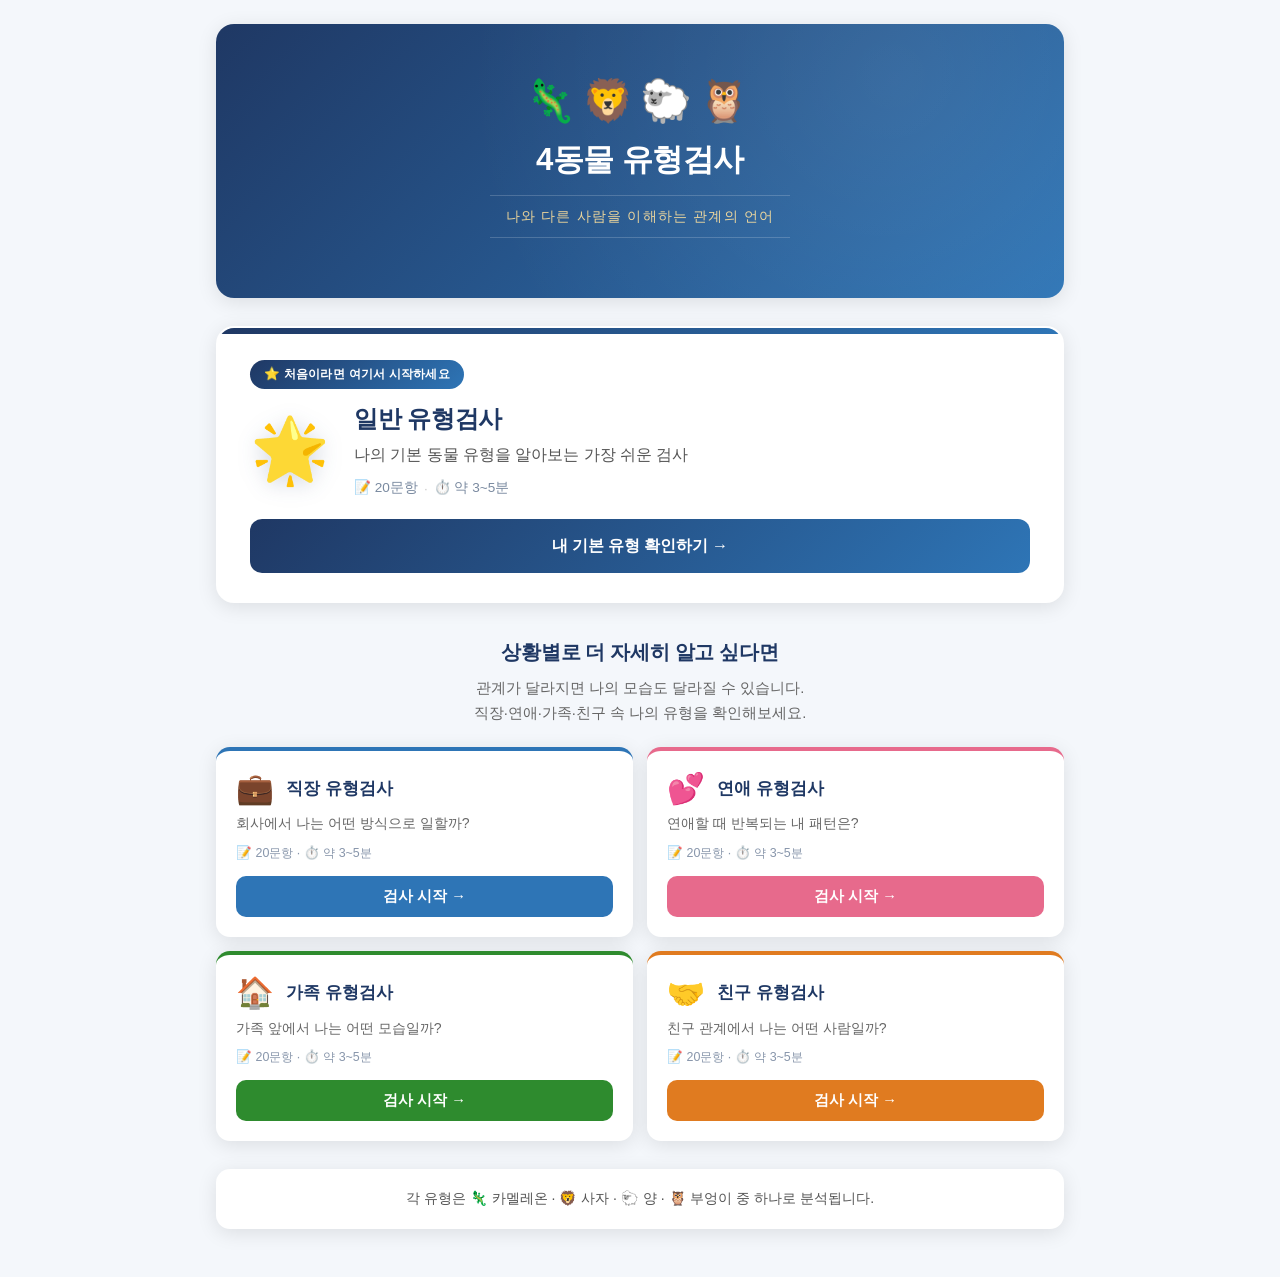
<file: index.html>
<!DOCTYPE html>
<html lang="ko">
<head>
<meta charset="UTF-8">
<meta name="viewport" content="width=device-width, initial-scale=1.0">
<meta name="description" content="20개 질문으로 알아보는 나의 동물 유형. 카멜레온/사자/양/부엉이 — 일반·직장·연인·가족·친구 5가지 상황별 검사.">
<meta property="og:type" content="website">
<meta property="og:title" content="4동물 유형검사 — 나는 어떤 동물일까?">
<meta property="og:description" content="20개 질문으로 알아보는 나의 동물 유형. 일상·직장·연인·가족·친구 5가지 상황별로 다른 나를 발견해보세요.">
<meta property="og:image" content="https://4animal.kr/og-image.png">
<meta property="og:image:width" content="1200">
<meta property="og:image:height" content="630">
<meta property="og:image:type" content="image/png">
<meta property="og:image:alt" content="4동물 유형검사 — 5가지 상황별 동물 성격 검사">
<meta property="og:locale" content="ko_KR">
<meta property="og:site_name" content="4동물 유형검사">
<meta property="og:url" content="https://4animal.kr/">
<meta name="twitter:card" content="summary_large_image">
<meta name="twitter:title" content="4동물 유형검사 — 나는 어떤 동물일까?">
<meta name="twitter:description" content="20개 질문으로 알아보는 나의 동물 유형.">
<meta name="twitter:image" content="https://4animal.kr/og-image.png">
<meta name="twitter:image:alt" content="4동물 유형검사 — 5가지 상황별 동물 성격 검사">
<link rel="icon" href='data:image/svg+xml,<svg xmlns=%22http://www.w3.org/2000/svg%22 viewBox=%220 0 100 100%22><text y=%22.9em%22 font-size=%2290%22>🦁</text></svg>'>
<title>4동물 유형검사</title>
<style>
  :root {
    --primary: #1F3864;
    --primary-mid: #2E75B6;
    --radius: 14px;
    --radius-lg: 18px;
    --shadow: 0 4px 20px rgba(0,0,0,0.10);
    --shadow-hover: 0 10px 32px rgba(31,56,100,0.18);
    --c-work: #2E75B6;
    --c-love: #E76A8C;
    --c-family: #2E8B2E;
    --c-friend: #E07B20;
  }
  * { box-sizing: border-box; margin: 0; padding: 0; }
  body {
    font-family: 'Noto Sans KR', 'Apple SD Gothic Neo', sans-serif;
    background: #F4F7FB;
    color: #333;
    min-height: 100vh;
    -webkit-font-smoothing: antialiased;
  }
  .wrapper {
    max-width: 880px;
    margin: 0 auto;
    padding: 24px 16px 48px;
  }

  /* ===== Hero ===== */
  .hero {
    background: linear-gradient(135deg, #1F3864 0%, #2E75B6 100%);
    border-radius: var(--radius-lg);
    box-shadow: var(--shadow);
    padding: 52px 32px 44px;
    text-align: center;
    margin-bottom: 28px;
    position: relative;
    overflow: hidden;
  }
  .hero::before {
    content: '';
    position: absolute;
    inset: 0;
    background: radial-gradient(circle at 80% 20%, rgba(255,255,255,0.08), transparent 60%);
    pointer-events: none;
  }
  .hero .animals {
    font-size: 2.6rem;
    letter-spacing: 6px;
    margin-bottom: 14px;
  }
  .hero h1 {
    color: white;
    font-size: 1.95rem;
    font-weight: 700;
    line-height: 1.35;
    margin-bottom: 10px;
    letter-spacing: -0.5px;
  }
  .hero .lead {
    color: #DCE7F5;
    font-size: 1.05rem;
    font-weight: 500;
    margin-bottom: 12px;
  }
  .hero .desc {
    color: #A7BFDB;
    font-size: 0.92rem;
    line-height: 1.6;
  }
  .hero .slogan {
    color: rgba(255, 225, 155, 0.90);
    font-size: 0.88rem;
    font-weight: 500;
    letter-spacing: 1.2px;
    margin: 14px auto 16px;
    padding: 11px 0;
    border-top: 1px solid rgba(255,255,255,0.18);
    border-bottom: 1px solid rgba(255,255,255,0.18);
    max-width: 300px;
  }

  /* ===== 일반 검사 — 대표 카드 ===== */
  .general-card {
    display: block;
    background: white;
    border-radius: var(--radius-lg);
    box-shadow: var(--shadow);
    padding: 32px 32px 28px;
    margin-bottom: 36px;
    text-decoration: none;
    color: inherit;
    position: relative;
    border: 2px solid transparent;
    transition: transform 0.18s, box-shadow 0.18s, border-color 0.18s;
    overflow: hidden;
  }
  .general-card::before {
    content: '';
    position: absolute;
    top: 0; left: 0; right: 0;
    height: 6px;
    background: linear-gradient(90deg, #1F3864, #2E75B6);
  }
  .general-card:hover {
    transform: translateY(-4px);
    box-shadow: var(--shadow-hover);
    border-color: #C9D6E8;
  }
  .general-badge {
    display: inline-flex;
    align-items: center;
    gap: 6px;
    background: linear-gradient(135deg, #1F3864, #2E75B6);
    color: white;
    font-size: 0.78rem;
    font-weight: 700;
    padding: 6px 14px;
    border-radius: 100px;
    margin-bottom: 14px;
    letter-spacing: 0.2px;
  }
  .general-row {
    display: flex;
    align-items: center;
    gap: 24px;
  }
  .general-emoji {
    font-size: 4rem;
    flex-shrink: 0;
    line-height: 1;
    filter: drop-shadow(0 4px 10px rgba(31,56,100,0.18));
  }
  .general-info { flex: 1; min-width: 0; }
  .general-title {
    font-size: 1.5rem;
    font-weight: 700;
    color: #1F3864;
    margin-bottom: 8px;
    letter-spacing: -0.4px;
  }
  .general-desc {
    font-size: 0.98rem;
    color: #555;
    line-height: 1.55;
    margin-bottom: 12px;
  }
  .general-meta {
    font-size: 0.85rem;
    color: #7A8AA0;
    font-weight: 500;
    display: flex;
    align-items: center;
    gap: 6px;
    flex-wrap: wrap;
  }
  .general-meta .dot { color: #CCC; }
  .general-btn {
    margin-top: 22px;
    display: block;
    width: 100%;
    background: linear-gradient(135deg, #1F3864, #2E75B6);
    color: white;
    border: none;
    border-radius: 12px;
    padding: 16px;
    font-size: 1.02rem;
    font-weight: 700;
    text-align: center;
    pointer-events: none;
    letter-spacing: -0.2px;
  }

  /* ===== 상황별 섹션 ===== */
  .sit-section {
    margin-bottom: 28px;
  }
  .sit-section-head {
    text-align: center;
    margin-bottom: 22px;
    padding: 0 8px;
  }
  .sit-section-title {
    font-size: 1.25rem;
    font-weight: 700;
    color: #1F3864;
    margin-bottom: 10px;
    letter-spacing: -0.3px;
  }
  .sit-section-desc {
    font-size: 0.92rem;
    color: #666;
    line-height: 1.65;
  }
  .sit-grid {
    display: grid;
    grid-template-columns: repeat(2, 1fr);
    gap: 14px;
  }
  .sit-card {
    background: white;
    border-radius: var(--radius);
    box-shadow: var(--shadow);
    padding: 22px 20px 20px;
    text-decoration: none;
    color: inherit;
    display: flex;
    flex-direction: column;
    position: relative;
    border-top: 4px solid var(--accent);
    transition: transform 0.15s, box-shadow 0.15s;
  }
  .sit-card:hover {
    transform: translateY(-3px);
    box-shadow: var(--shadow-hover);
  }
  .sit-card-head {
    display: flex;
    align-items: center;
    gap: 12px;
    margin-bottom: 10px;
  }
  .sit-emoji {
    font-size: 1.9rem;
    line-height: 1;
  }
  .sit-name {
    font-size: 1.05rem;
    font-weight: 700;
    color: #1F3864;
  }
  .sit-desc {
    font-size: 0.88rem;
    color: #666;
    line-height: 1.55;
    margin-bottom: 10px;
    flex: 1;
  }
  .sit-meta {
    font-size: 0.78rem;
    color: #8896AB;
    font-weight: 500;
    margin-bottom: 14px;
  }
  .sit-btn {
    background: var(--accent);
    color: white;
    border-radius: 10px;
    padding: 11px;
    font-size: 0.92rem;
    font-weight: 700;
    text-align: center;
    pointer-events: none;
  }

  /* ===== Footer note ===== */
  .footer-note {
    text-align: center;
    font-size: 0.88rem;
    color: #555;
    line-height: 1.7;
    background: white;
    border-radius: var(--radius);
    box-shadow: var(--shadow);
    padding: 18px 24px;
  }

  /* ===== Mobile ===== */
  @media (max-width: 600px) {
    .wrapper { padding: 16px 14px 36px; }
    .hero { padding: 40px 22px 32px; border-radius: var(--radius); }
    .hero .animals { font-size: 2.2rem; letter-spacing: 4px; }
    .hero h1 { font-size: 1.55rem; }
    .hero .lead { font-size: 0.98rem; }
    .hero .slogan { font-size: 0.82rem; letter-spacing: 0.8px; max-width: 260px; }
    .hero .desc { font-size: 0.86rem; }

    .general-card { padding: 24px 22px 22px; margin-bottom: 28px; border-radius: var(--radius); }
    .general-row { gap: 16px; }
    .general-emoji { font-size: 3rem; }
    .general-title { font-size: 1.25rem; }
    .general-desc { font-size: 0.92rem; }
    .general-btn { padding: 14px; font-size: 0.96rem; }

    .sit-grid { grid-template-columns: 1fr; gap: 12px; }
    .sit-card { padding: 18px 18px 16px; }
    .sit-section-title { font-size: 1.12rem; }
    .sit-section-desc { font-size: 0.88rem; }
  }
</style>
</head>
<body>
<main class="wrapper">

  <!-- ===== Hero ===== -->
  <section class="hero">
    <div class="animals" aria-label="카멜레온, 사자, 양, 부엉이 4가지 동물 유형">🦎🦁🐑🦉</div>
    <h1>4동물 유형검사</h1>
    <div class="slogan">나와 다른 사람을 이해하는 관계의 언어</div>
  </section>

  <!-- ===== 일반 유형검사 (대표 카드) ===== -->
  <a class="general-card" href="general.html">
    <span class="general-badge">⭐ 처음이라면 여기서 시작하세요</span>
    <div class="general-row">
      <div class="general-emoji">🌟</div>
      <div class="general-info">
        <div class="general-title">일반 유형검사</div>
        <div class="general-desc">나의 기본 동물 유형을 알아보는 가장 쉬운 검사</div>
        <div class="general-meta">
          <span>📝 20문항</span><span class="dot">·</span><span>⏱️ 약 3~5분</span>
        </div>
      </div>
    </div>
    <div class="general-btn">내 기본 유형 확인하기 →</div>
  </a>

  <!-- ===== 상황별 유형검사 ===== -->
  <section class="sit-section">
    <div class="sit-section-head">
      <div class="sit-section-title">상황별로 더 자세히 알고 싶다면</div>
      <div class="sit-section-desc">
        관계가 달라지면 나의 모습도 달라질 수 있습니다.<br>
        직장·연애·가족·친구 속 나의 유형을 확인해보세요.
      </div>
    </div>

    <div class="sit-grid">

      <a class="sit-card" href="work.html" style="--accent: var(--c-work);">
        <div class="sit-card-head">
          <span class="sit-emoji">💼</span>
          <span class="sit-name">직장 유형검사</span>
        </div>
        <div class="sit-desc">회사에서 나는 어떤 방식으로 일할까?</div>
        <div class="sit-meta">📝 20문항 · ⏱️ 약 3~5분</div>
        <div class="sit-btn">검사 시작 →</div>
      </a>

      <a class="sit-card" href="love.html" style="--accent: var(--c-love);">
        <div class="sit-card-head">
          <span class="sit-emoji">💕</span>
          <span class="sit-name">연애 유형검사</span>
        </div>
        <div class="sit-desc">연애할 때 반복되는 내 패턴은?</div>
        <div class="sit-meta">📝 20문항 · ⏱️ 약 3~5분</div>
        <div class="sit-btn">검사 시작 →</div>
      </a>

      <a class="sit-card" href="family.html" style="--accent: var(--c-family);">
        <div class="sit-card-head">
          <span class="sit-emoji">🏠</span>
          <span class="sit-name">가족 유형검사</span>
        </div>
        <div class="sit-desc">가족 앞에서 나는 어떤 모습일까?</div>
        <div class="sit-meta">📝 20문항 · ⏱️ 약 3~5분</div>
        <div class="sit-btn">검사 시작 →</div>
      </a>

      <a class="sit-card" href="friend.html" style="--accent: var(--c-friend);">
        <div class="sit-card-head">
          <span class="sit-emoji">🤝</span>
          <span class="sit-name">친구 유형검사</span>
        </div>
        <div class="sit-desc">친구 관계에서 나는 어떤 사람일까?</div>
        <div class="sit-meta">📝 20문항 · ⏱️ 약 3~5분</div>
        <div class="sit-btn">검사 시작 →</div>
      </a>

    </div>
  </section>

  <!-- ===== Footer note ===== -->
  <div class="footer-note">
    각 유형은 🦎 카멜레온 · 🦁 사자 · 🐑 양 · 🦉 부엉이 중 하나로 분석됩니다.
  </div>

</main>
</body>
</html>
</file>
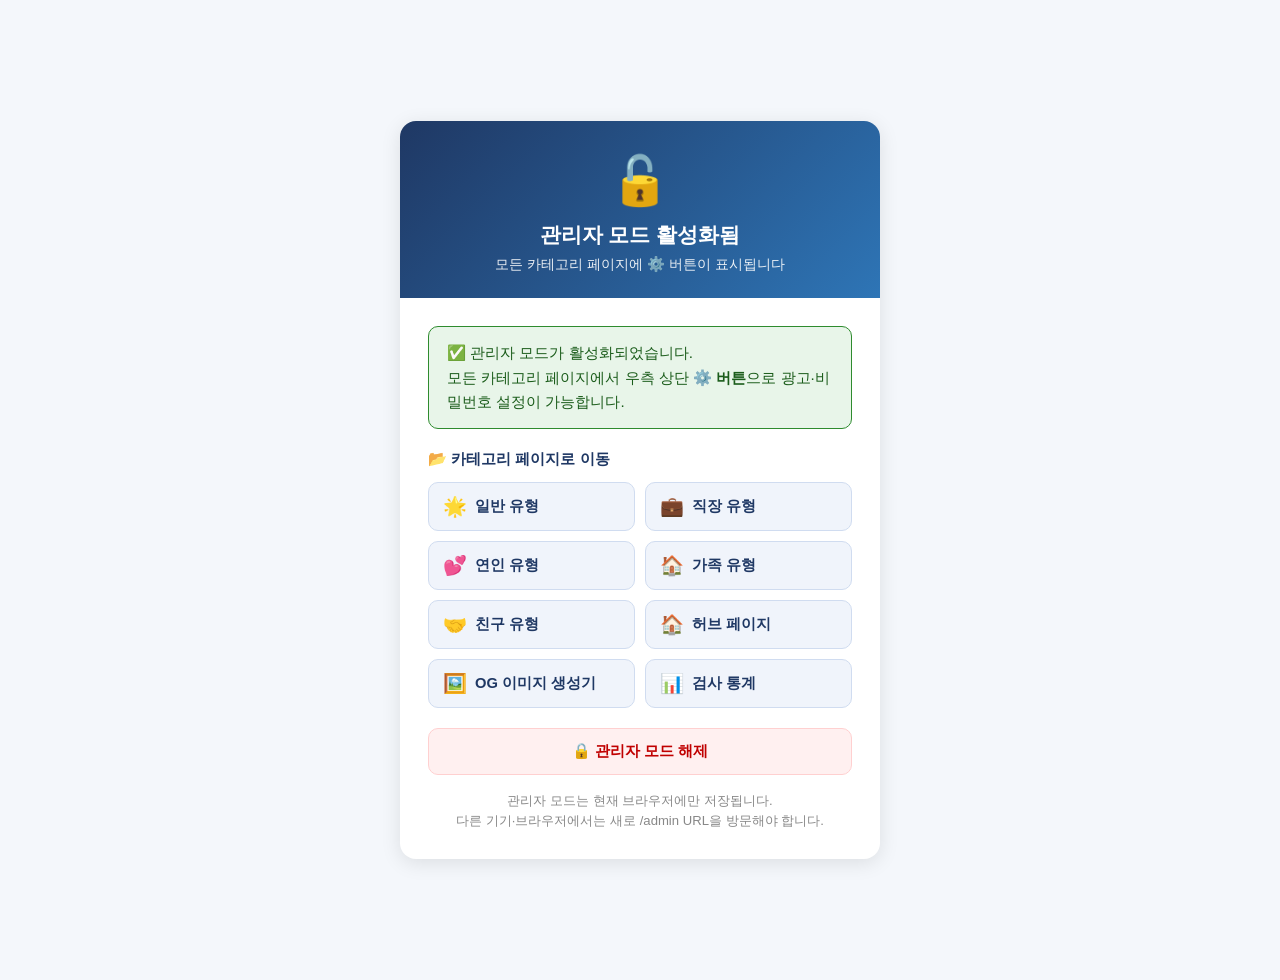
<file: admin/index.html>
<!DOCTYPE html>
<html lang="ko">
<head>
<meta charset="UTF-8">
<meta name="viewport" content="width=device-width, initial-scale=1.0">
<title>관리자 모드 활성화 — 4동물 유형검사</title>
<style>
  body { font-family: 'Noto Sans KR', 'Apple SD Gothic Neo', sans-serif; background: #F4F7FB; min-height: 100vh; padding: 40px 20px; margin: 0; display: flex; align-items: center; justify-content: center; }
  .admin-box { background: white; max-width: 480px; width: 100%; border-radius: 16px; box-shadow: 0 4px 20px rgba(0,0,0,0.10); overflow: hidden; }
  .admin-header { background: linear-gradient(135deg, #1F3864, #2E75B6); color: white; padding: 32px 28px 24px; text-align: center; }
  .admin-header .icon { font-size: 3rem; margin-bottom: 12px; }
  .admin-header h1 { font-size: 1.3rem; font-weight: 700; margin: 0 0 6px; }
  .admin-header p { font-size: 0.9rem; opacity: 0.9; margin: 0; }
  .admin-body { padding: 28px; }
  .status { background: #E8F5E9; border: 1.5px solid #2E8B2E; border-radius: 10px; padding: 14px 18px; font-size: 0.95rem; color: #1A5C1A; margin-bottom: 20px; line-height: 1.6; }
  .links-section h3 { font-size: 0.95rem; font-weight: 700; color: #1F3864; margin: 0 0 12px; }
  .link-grid { display: grid; grid-template-columns: 1fr 1fr; gap: 10px; margin-bottom: 20px; }
  .link-grid a { display: flex; align-items: center; gap: 8px; padding: 12px 14px; background: #F0F4FB; border: 1.5px solid #D0DCF0; border-radius: 10px; text-decoration: none; color: #1F3864; font-weight: 600; font-size: 0.92rem; transition: all 0.15s; }
  .link-grid a:hover { background: #E0E7F0; transform: translateY(-1px); }
  .link-grid a .emoji { font-size: 1.2rem; }
  .actions { display: flex; gap: 10px; }
  .btn { flex: 1; padding: 12px; border-radius: 10px; font-family: inherit; font-size: 0.95rem; font-weight: 700; cursor: pointer; border: none; transition: all 0.15s; }
  .btn-primary { background: #1F3864; color: white; }
  .btn-primary:hover { background: #2E75B6; }
  .btn-danger { background: #FFF0F0; color: #C00000; border: 1.5px solid #FFD0D0; }
  .btn-danger:hover { background: #FDDEDE; }
  .footer-note { text-align: center; color: #888; font-size: 0.82rem; margin-top: 16px; line-height: 1.5; }
</style>
</head>
<body>
<div class="admin-box">
  <div class="admin-header">
    <div class="icon">🔓</div>
    <h1>관리자 모드 활성화됨</h1>
    <p>모든 카테고리 페이지에 ⚙️ 버튼이 표시됩니다</p>
  </div>
  <div class="admin-body">
    <div class="status" id="status">
      ✅ 관리자 모드가 활성화되었습니다.<br>
      모든 카테고리 페이지에서 우측 상단 <strong>⚙️ 버튼</strong>으로 광고·비밀번호 설정이 가능합니다.
    </div>
    <div class="links-section">
      <h3>📂 카테고리 페이지로 이동</h3>
      <div class="link-grid">
        <a href="../general.html"><span class="emoji">🌟</span>일반 유형</a>
        <a href="../work.html"><span class="emoji">💼</span>직장 유형</a>
        <a href="../love.html"><span class="emoji">💕</span>연인 유형</a>
        <a href="../family.html"><span class="emoji">🏠</span>가족 유형</a>
        <a href="../friend.html"><span class="emoji">🤝</span>친구 유형</a>
        <a href="../index.html"><span class="emoji">🏠</span>허브 페이지</a>
        <a href="../og-generator.html"><span class="emoji">🖼️</span>OG 이미지 생성기</a>
        <a href="stats.html"><span class="emoji">📊</span>검사 통계</a>
      </div>
    </div>
    <div class="actions">
      <button class="btn btn-danger" onclick="deactivate()">🔒 관리자 모드 해제</button>
    </div>
    <div class="footer-note">
      관리자 모드는 현재 브라우저에만 저장됩니다.<br>
      다른 기기·브라우저에서는 새로 /admin URL을 방문해야 합니다.
    </div>
  </div>
</div>
<script>
  // 관리자 모드 활성화
  localStorage.setItem('admin_mode', '1');

  function deactivate() {
    localStorage.removeItem('admin_mode');
    document.getElementById('status').innerHTML = '🔒 <strong>관리자 모드가 해제되었습니다.</strong><br>이제 ⚙️ 버튼이 보이지 않습니다.';
    document.getElementById('status').style.background = '#FFF8F0';
    document.getElementById('status').style.borderColor = '#E07B20';
    document.getElementById('status').style.color = '#A04A0A';
  }
</script>
</body>
</html>
</file>
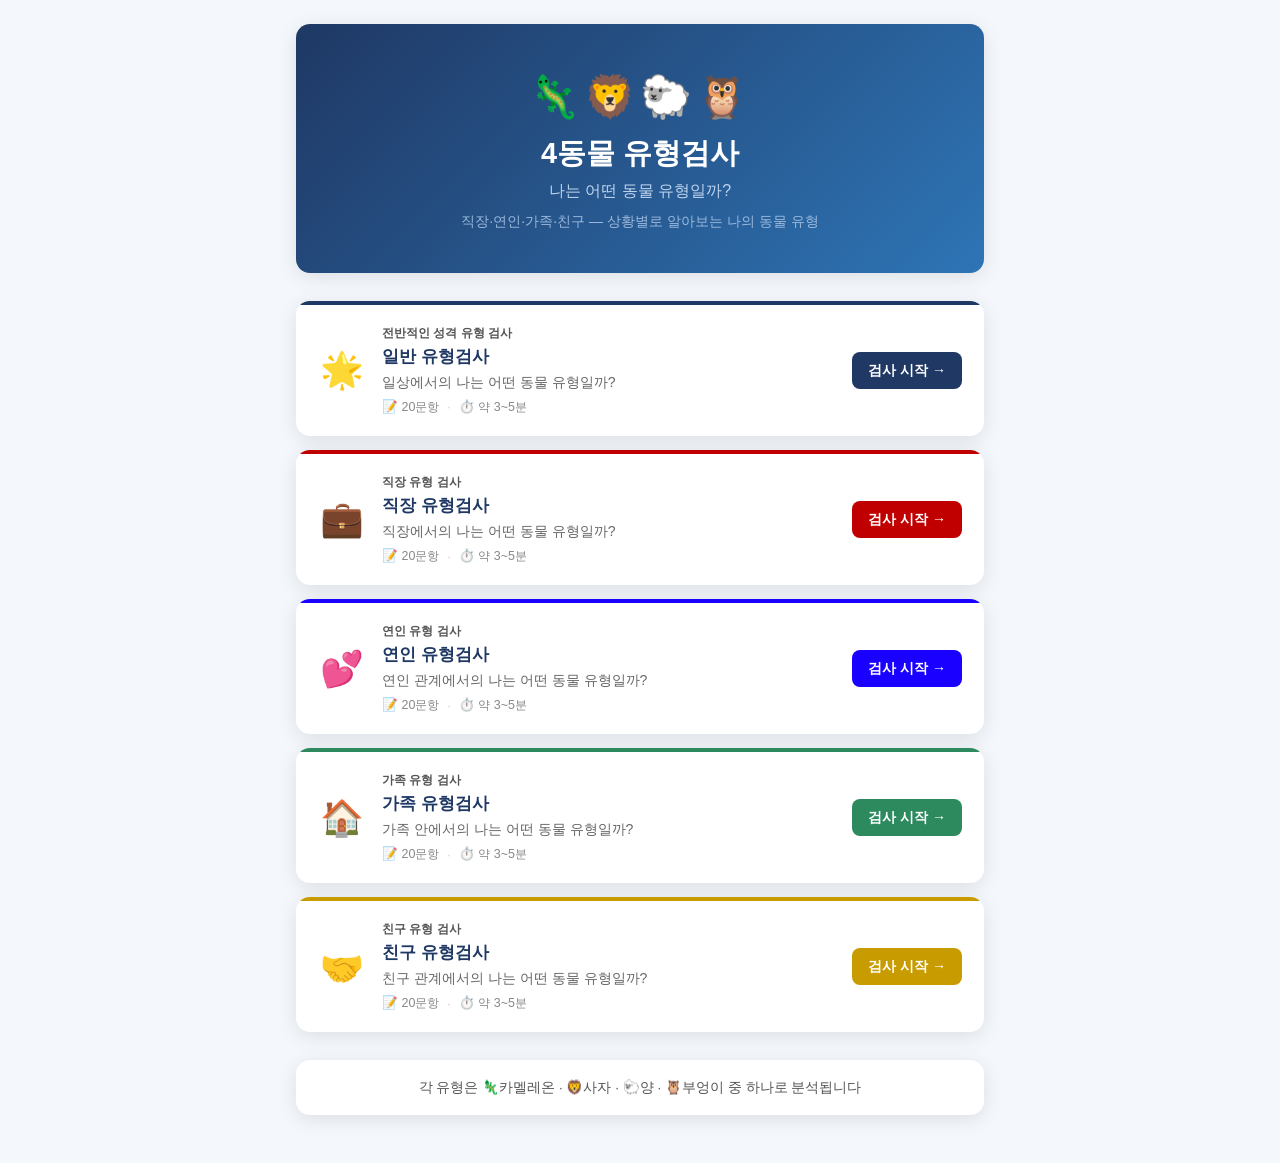
<file: index_updated.html>
<!DOCTYPE html>
<html lang="ko">
<head>
<meta charset="UTF-8">
<meta name="viewport" content="width=device-width, initial-scale=1.0">
<meta name="description" content="20개 질문으로 알아보는 나의 동물 유형. 카멜레온/사자/양/부엉이 — 일반·직장·연인·가족·친구 5가지 상황별 검사.">
<meta property="og:type" content="website">
<meta property="og:title" content="4동물 유형검사 — 나는 어떤 동물일까?">
<meta property="og:description" content="20개 질문으로 알아보는 나의 동물 유형. 일상·직장·연인·가족·친구 5가지 상황별로 다른 나를 발견해보세요.">
<meta property="og:image" content="https://4animal.kr/og-image.png">
<meta property="og:image:width" content="1200">
<meta property="og:image:height" content="630">
<meta property="og:image:type" content="image/png">
<meta property="og:image:alt" content="4동물 유형검사 — 5가지 상황별 동물 성격 검사">
<meta property="og:locale" content="ko_KR">
<meta property="og:site_name" content="4동물 유형검사">
<meta property="og:url" content="https://4animal.kr/">
<meta name="twitter:card" content="summary_large_image">
<meta name="twitter:title" content="4동물 유형검사 — 나는 어떤 동물일까?">
<meta name="twitter:description" content="20개 질문으로 알아보는 나의 동물 유형.">
<meta name="twitter:image" content="https://4animal.kr/og-image.png">
<meta name="twitter:image:alt" content="4동물 유형검사 — 5가지 상황별 동물 성격 검사">
<link rel="icon" href='data:image/svg+xml,<svg xmlns=%22http://www.w3.org/2000/svg%22 viewBox=%220 0 100 100%22><text y=%22.9em%22 font-size=%2290%22>🦁</text></svg>'>
<title>4동물 유형검사</title>
<style>
  :root {
    --primary: #1F3864;
    --radius: 14px;
    --shadow: 0 4px 20px rgba(0,0,0,0.10);
  }
  * { box-sizing: border-box; margin: 0; padding: 0; }
  body {
    font-family: 'Noto Sans KR', 'Apple SD Gothic Neo', sans-serif;
    background: #F4F7FB;
    color: #333;
    min-height: 100vh;
  }
  .wrapper {
    max-width: 720px;
    margin: 0 auto;
    padding: 24px 16px 48px;
  }
  .hub-banner {
    background: linear-gradient(135deg, #1F3864 0%, #2E75B6 100%);
    border-radius: var(--radius);
    box-shadow: var(--shadow);
    padding: 48px 32px 40px;
    text-align: center;
    margin-bottom: 28px;
  }
  .hub-banner .animals {
    font-size: 2.6rem;
    margin-bottom: 12px;
    letter-spacing: 4px;
  }
  .hub-banner h1 {
    color: white;
    font-size: 1.8rem;
    font-weight: 700;
    line-height: 1.4;
    margin-bottom: 8px;
  }
  .hub-banner .subtitle {
    color: #BED4F0;
    font-size: 1rem;
    margin-bottom: 8px;
  }
  .hub-banner .desc {
    color: #9BB8DC;
    font-size: 0.88rem;
    line-height: 1.6;
  }
  .cards-section {
    display: flex;
    flex-direction: column;
    gap: 14px;
    margin-bottom: 28px;
  }
  .cat-card {
    background: white;
    border-radius: var(--radius);
    box-shadow: var(--shadow);
    overflow: hidden;
    text-decoration: none;
    color: inherit;
    display: block;
    transition: transform 0.15s, box-shadow 0.15s;
  }
  .cat-card:hover {
    transform: translateY(-3px);
    box-shadow: 0 8px 28px rgba(0,0,0,0.14);
  }
  .cat-card-inner {
    display: flex;
    align-items: center;
    gap: 16px;
    padding: 20px 22px;
    border-top: 4px solid var(--accent, #1F3864);
  }
  .cat-emoji {
    font-size: 2.2rem;
    flex-shrink: 0;
    width: 48px;
    text-align: center;
  }
  .cat-info {
    flex: 1;
  }
  .cat-label {
    font-size: 0.78rem;
    font-weight: 600;
    color: #555;
    margin-bottom: 3px;
  }
  .cat-name {
    font-size: 1.05rem;
    font-weight: 700;
    color: #1F3864;
    margin-bottom: 4px;
  }
  .cat-desc {
    font-size: 0.88rem;
    color: #666;
    line-height: 1.5;
  }
  .cat-meta {
    font-size: 0.78rem;
    color: #888;
    margin-top: 6px;
    font-weight: 500;
    display: flex;
    align-items: center;
    gap: 8px;
    flex-wrap: wrap;
  }
  .cat-meta .meta-item {
    display: inline-flex;
    align-items: center;
    gap: 3px;
  }
  .cat-meta .dot {
    color: #CCC;
  }
  .cat-btn {
    flex-shrink: 0;
    color: white;
    border: none;
    border-radius: 8px;
    padding: 9px 16px;
    font-size: 0.88rem;
    font-weight: 600;
    font-family: inherit;
    cursor: pointer;
    white-space: nowrap;
    pointer-events: none;
  }
  .footer-note {
    text-align: center;
    font-size: 0.85rem;
    color: #555;
    line-height: 1.7;
    background: white;
    border-radius: var(--radius);
    box-shadow: var(--shadow);
    padding: 16px 24px;
  }
  @media (max-width: 500px) {
    .hub-banner { padding: 36px 20px 28px; }
    .hub-banner h1 { font-size: 1.5rem; }
    .cat-card-inner { padding: 16px; gap: 12px; }
    .cat-emoji { font-size: 1.9rem; width: 40px; }
    .cat-btn { padding: 8px 12px; font-size: 0.82rem; }
  }
</style>
</head>
<body>

<main class="wrapper">

  <div class="hub-banner">
    <div class="animals" aria-label="카멜레온, 사자, 양, 부엉이 4가지 동물 유형">🦎🦁🐑🦉</div>
    <h1>4동물 유형검사</h1>
    <div class="subtitle">나는 어떤 동물 유형일까?</div>
    <div class="desc">직장·연인·가족·친구 — 상황별로 알아보는 나의 동물 유형</div>
  </div>

  <div class="cards-section">

    <a class="cat-card" href="general.html">
      <div class="cat-card-inner" style="--accent: #1F3864;">
        <div class="cat-emoji">🌟</div>
        <div class="cat-info">
          <div class="cat-label">전반적인 성격 유형 검사</div>
          <div class="cat-name">일반 유형검사</div>
          <div class="cat-desc">일상에서의 나는 어떤 동물 유형일까?</div>
          <div class="cat-meta"><span class="meta-item">📝 20문항</span><span class="dot">·</span><span class="meta-item">⏱️ 약 3~5분</span></div>
        </div>
        <div class="cat-btn" style="background: #1F3864;">검사 시작 →</div>
      </div>
    </a>

    <a class="cat-card" href="work.html">
      <div class="cat-card-inner" style="--accent: #C00000;">
        <div class="cat-emoji">💼</div>
        <div class="cat-info">
          <div class="cat-label">직장 유형 검사</div>
          <div class="cat-name">직장 유형검사</div>
          <div class="cat-desc">직장에서의 나는 어떤 동물 유형일까?</div>
          <div class="cat-meta"><span class="meta-item">📝 20문항</span><span class="dot">·</span><span class="meta-item">⏱️ 약 3~5분</span></div>
        </div>
        <div class="cat-btn" style="background: #C00000;">검사 시작 →</div>
      </div>
    </a>

    <a class="cat-card" href="love.html">
      <div class="cat-card-inner" style="--accent: #1A00FF;">
        <div class="cat-emoji">💕</div>
        <div class="cat-info">
          <div class="cat-label">연인 유형 검사</div>
          <div class="cat-name">연인 유형검사</div>
          <div class="cat-desc">연인 관계에서의 나는 어떤 동물 유형일까?</div>
          <div class="cat-meta"><span class="meta-item">📝 20문항</span><span class="dot">·</span><span class="meta-item">⏱️ 약 3~5분</span></div>
        </div>
        <div class="cat-btn" style="background: #1A00FF;">검사 시작 →</div>
      </div>
    </a>

    <a class="cat-card" href="family.html">
      <div class="cat-card-inner" style="--accent: #2D8A5E;">
        <div class="cat-emoji">🏠</div>
        <div class="cat-info">
          <div class="cat-label">가족 유형 검사</div>
          <div class="cat-name">가족 유형검사</div>
          <div class="cat-desc">가족 안에서의 나는 어떤 동물 유형일까?</div>
          <div class="cat-meta"><span class="meta-item">📝 20문항</span><span class="dot">·</span><span class="meta-item">⏱️ 약 3~5분</span></div>
        </div>
        <div class="cat-btn" style="background: #2D8A5E;">검사 시작 →</div>
      </div>
    </a>

    <a class="cat-card" href="friend.html">
      <div class="cat-card-inner" style="--accent: #C89B00;">
        <div class="cat-emoji">🤝</div>
        <div class="cat-info">
          <div class="cat-label">친구 유형 검사</div>
          <div class="cat-name">친구 유형검사</div>
          <div class="cat-desc">친구 관계에서의 나는 어떤 동물 유형일까?</div>
          <div class="cat-meta"><span class="meta-item">📝 20문항</span><span class="dot">·</span><span class="meta-item">⏱️ 약 3~5분</span></div>
        </div>
        <div class="cat-btn" style="background: #C89B00;">검사 시작 →</div>
      </div>
    </a>

  </div>

  <div class="footer-note">
    각 유형은 🦎카멜레온 · 🦁사자 · 🐑양 · 🦉부엉이 중 하나로 분석됩니다
  </div>

</main>

</body>
</html>
</file>
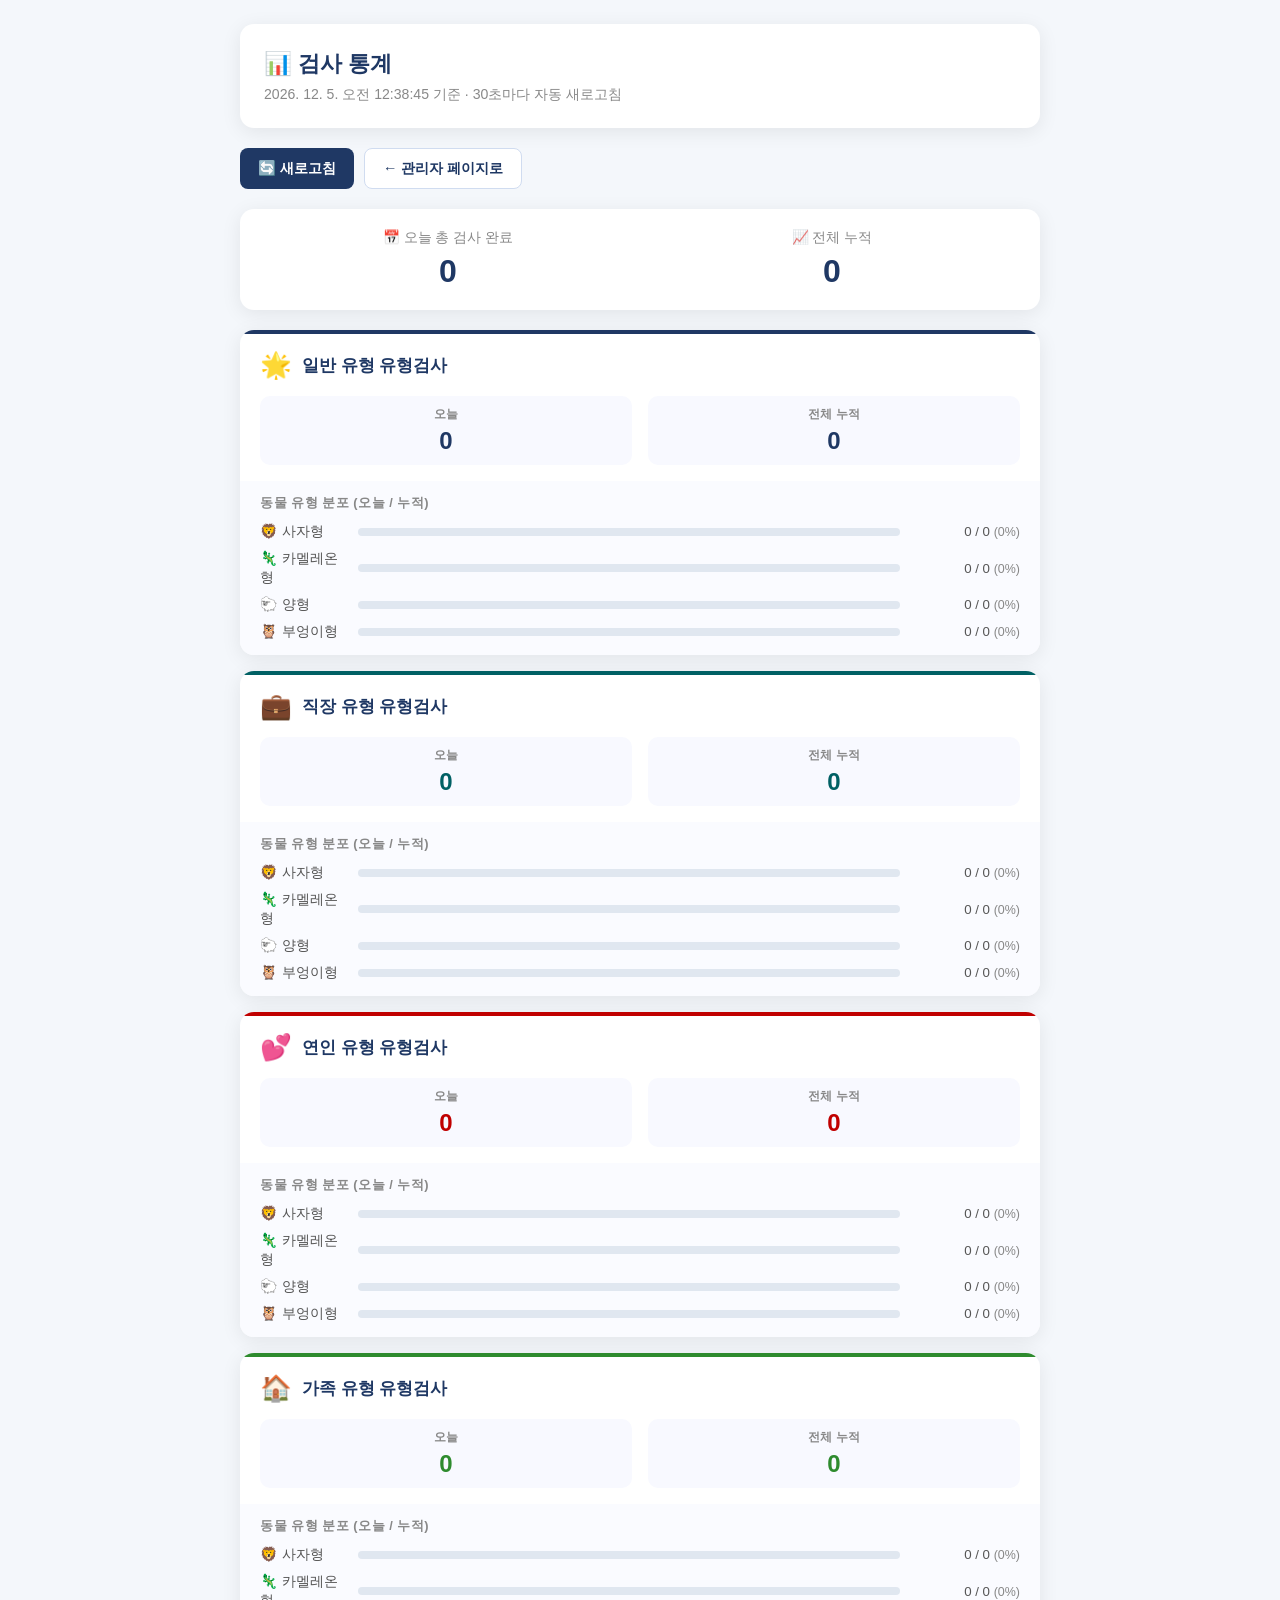
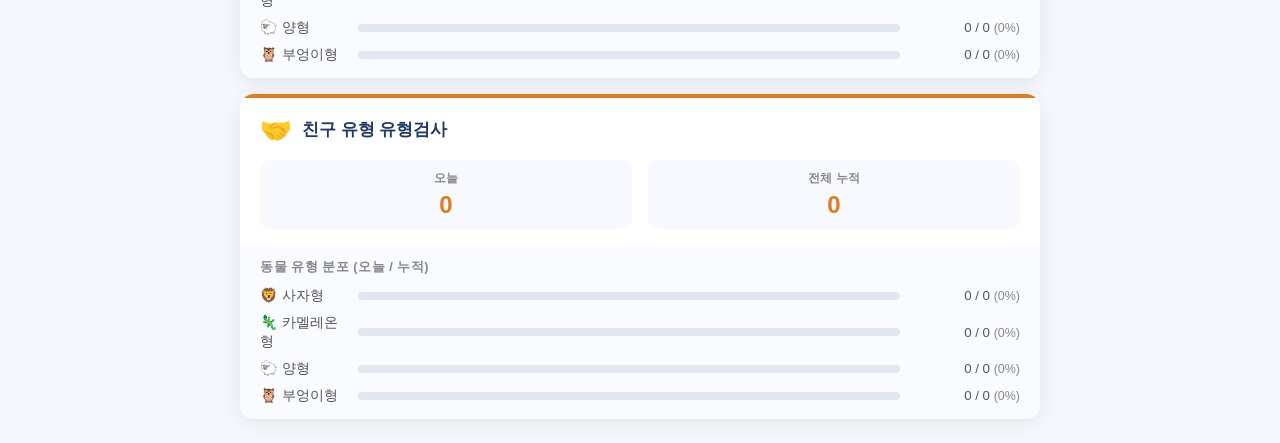
<file: admin/stats.html>
<!DOCTYPE html>
<html lang="ko">
<head>
<meta charset="UTF-8">
<meta name="viewport" content="width=device-width, initial-scale=1.0">
<title>📊 검사 통계 — 4동물 유형검사</title>
<style>
  body { font-family: 'Noto Sans KR', 'Apple SD Gothic Neo', sans-serif; background: #F4F7FB; margin: 0; padding: 24px 16px; min-height: 100vh; color: #333; }
  .container { max-width: 800px; margin: 0 auto; }
  .header { background: white; border-radius: 14px; padding: 24px; margin-bottom: 20px; box-shadow: 0 4px 20px rgba(0,0,0,0.08); }
  .header h1 { margin: 0 0 6px; color: #1F3864; font-size: 1.4rem; }
  .header .meta { color: #888; font-size: 0.88rem; }
  .actions { display: flex; gap: 10px; margin-bottom: 20px; flex-wrap: wrap; }
  .btn { padding: 10px 18px; border: none; border-radius: 8px; font-family: inherit; font-size: 0.9rem; font-weight: 600; cursor: pointer; transition: all 0.15s; }
  .btn-primary { background: #1F3864; color: white; }
  .btn-primary:hover { background: #2E75B6; }
  .btn-secondary { background: white; color: #1F3864; border: 1.5px solid #D0DCF0; }
  .btn-secondary:hover { background: #F0F4FB; }
  .summary { background: white; border-radius: 14px; padding: 20px 24px; margin-bottom: 20px; box-shadow: 0 4px 20px rgba(0,0,0,0.08); display: grid; grid-template-columns: 1fr 1fr; gap: 16px; }
  .summary-item { text-align: center; }
  .summary-label { font-size: 0.85rem; color: #888; margin-bottom: 6px; font-weight: 500; }
  .summary-value { font-size: 2rem; font-weight: 900; color: #1F3864; }
  .stats-grid { display: flex; flex-direction: column; gap: 16px; }
  .stats-card { background: white; border-radius: 14px; box-shadow: 0 4px 20px rgba(0,0,0,0.08); overflow: hidden; }
  .card-header { padding: 16px 20px; display: flex; align-items: center; gap: 10px; border-top: 4px solid var(--cat-color); }
  .cat-emoji { font-size: 1.6rem; }
  .cat-name { font-weight: 700; color: #1F3864; font-size: 1.05rem; flex: 1; }
  .card-totals { display: grid; grid-template-columns: 1fr 1fr; padding: 0 20px 16px; gap: 16px; }
  .total-item { text-align: center; padding: 10px; background: #F8F9FF; border-radius: 10px; }
  .total-label { font-size: 0.78rem; color: #888; margin-bottom: 4px; font-weight: 600; }
  .total-value { font-size: 1.5rem; font-weight: 900; color: var(--cat-color); }
  .animal-stats { background: #FAFBFF; padding: 14px 20px; }
  .animal-stats-title { font-size: 0.8rem; color: #888; font-weight: 700; margin-bottom: 10px; letter-spacing: 0.04em; }
  .animal-row { display: flex; align-items: center; gap: 10px; margin-bottom: 8px; font-size: 0.88rem; }
  .animal-row:last-child { margin-bottom: 0; }
  .animal-label { width: 88px; flex-shrink: 0; color: #555; font-weight: 500; }
  .animal-bar-wrap { flex: 1; background: #E0E7F0; border-radius: 4px; height: 8px; overflow: hidden; }
  .animal-bar { display: block; height: 100%; border-radius: 4px; transition: width 0.5s; }
  .animal-count { width: 110px; text-align: right; flex-shrink: 0; color: #555; font-weight: 500; font-size: 0.83rem; }
  .animal-count .pct { color: #888; font-size: 0.78rem; }
  .loading { text-align: center; padding: 40px; color: #888; }
  .error { background: #FFF0F0; border: 1.5px solid #FFD0D0; border-radius: 10px; padding: 14px; color: #C00000; text-align: center; }
  @media (max-width: 500px) {
    .summary { grid-template-columns: 1fr; }
    .animal-label { width: 70px; font-size: 0.82rem; }
    .animal-count { width: 95px; font-size: 0.78rem; }
  }
</style>
</head>
<body>
<div class="container">
  <div class="header">
    <h1>📊 검사 통계</h1>
    <div class="meta" id="meta">로딩 중...</div>
  </div>
  <div class="actions">
    <button class="btn btn-primary" onclick="loadStats()">🔄 새로고침</button>
    <a href="index.html" class="btn btn-secondary" style="text-decoration:none;display:inline-block">← 관리자 페이지로</a>
  </div>
  <div class="summary" id="summary"><div class="loading">📊 데이터 불러오는 중...</div></div>
  <div class="stats-grid" id="stats-grid"></div>
</div>
<script>
const NAMESPACE = '4animal-test';
const CATEGORIES = [
  { key: 'general', label: '일반 유형', emoji: '🌟', color: '#1F3864' },
  { key: 'work', label: '직장 유형', emoji: '💼', color: '#006064' },
  { key: 'love', label: '연인 유형', emoji: '💕', color: '#C00000' },
  { key: 'family', label: '가족 유형', emoji: '🏠', color: '#2E8B2E' },
  { key: 'friend', label: '친구 유형', emoji: '🤝', color: '#E07B20' }
];
const ANIMALS = [
  { key: 'sa', label: '사자형', emoji: '🦁', color: '#C00000' },
  { key: 'ka', label: '카멜레온형', emoji: '🦎', color: '#1B6CA8' },
  { key: 'yang', label: '양형', emoji: '🐑', color: '#2E8B2E' },
  { key: 'bu', label: '부엉이형', emoji: '🦉', color: '#E07B20' }
];
function getTodayKey() {
  const d = new Date();
  return `${d.getFullYear()}${String(d.getMonth()+1).padStart(2,'0')}${String(d.getDate()).padStart(2,'0')}`;
}
async function getStat(key) {
  try {
    const res = await fetch(`https://abacus.jasoncameron.dev/get/${NAMESPACE}/${key}`);
    if (!res.ok) return 0;
    const data = await res.json();
    return data.value || 0;
  } catch(e) { return 0; }
}
async function loadStats() {
  document.getElementById('meta').textContent = '데이터 불러오는 중...';
  document.getElementById('summary').innerHTML = '<div class="loading">📊 데이터 불러오는 중...</div>';
  document.getElementById('stats-grid').innerHTML = '';
  const today = getTodayKey();
  const promises = [];
  for (const cat of CATEGORIES) {
    promises.push(getStat(`total-${cat.key}`).then(v => [`total-${cat.key}`, v]));
    promises.push(getStat(`today-${today}-${cat.key}`).then(v => [`today-${cat.key}`, v]));
    for (const a of ANIMALS) {
      promises.push(getStat(`total-${cat.key}-${a.key}`).then(v => [`total-${cat.key}-${a.key}`, v]));
      promises.push(getStat(`today-${today}-${cat.key}-${a.key}`).then(v => [`today-${cat.key}-${a.key}`, v]));
    }
  }
  const results = await Promise.all(promises);
  const data = Object.fromEntries(results);
  renderStats(data);
}
function renderStats(data) {
  document.getElementById('meta').textContent = new Date().toLocaleString('ko-KR') + ' 기준 · 30초마다 자동 새로고침';
  let todayTotal = 0, totalTotal = 0;
  for (const cat of CATEGORIES) {
    todayTotal += data[`today-${cat.key}`] || 0;
    totalTotal += data[`total-${cat.key}`] || 0;
  }
  document.getElementById('summary').innerHTML = `
    <div class="summary-item">
      <div class="summary-label">📅 오늘 총 검사 완료</div>
      <div class="summary-value">${todayTotal.toLocaleString()}</div>
    </div>
    <div class="summary-item">
      <div class="summary-label">📈 전체 누적</div>
      <div class="summary-value">${totalTotal.toLocaleString()}</div>
    </div>
  `;
  const grid = document.getElementById('stats-grid');
  grid.innerHTML = '';
  for (const cat of CATEGORIES) {
    const catTotal = data[`total-${cat.key}`] || 0;
    const catToday = data[`today-${cat.key}`] || 0;
    const animalRows = ANIMALS.map(a => {
      const total = data[`total-${cat.key}-${a.key}`] || 0;
      const today = data[`today-${cat.key}-${a.key}`] || 0;
      const pct = catTotal > 0 ? Math.round(total / catTotal * 100) : 0;
      return { ...a, total, today, pct };
    });
    const card = document.createElement('div');
    card.className = 'stats-card';
    card.style.setProperty('--cat-color', cat.color);
    card.innerHTML = `
      <div class="card-header"><span class="cat-emoji">${cat.emoji}</span><span class="cat-name">${cat.label} 유형검사</span></div>
      <div class="card-totals">
        <div class="total-item"><div class="total-label">오늘</div><div class="total-value">${catToday}</div></div>
        <div class="total-item"><div class="total-label">전체 누적</div><div class="total-value">${catTotal}</div></div>
      </div>
      <div class="animal-stats">
        <div class="animal-stats-title">동물 유형 분포 (오늘 / 누적)</div>
        ${animalRows.map(a => `
          <div class="animal-row">
            <span class="animal-label">${a.emoji} ${a.label}</span>
            <span class="animal-bar-wrap"><span class="animal-bar" style="width:${a.pct}%;background:${a.color}"></span></span>
            <span class="animal-count">${a.today} / ${a.total} <span class="pct">(${a.pct}%)</span></span>
          </div>
        `).join('')}
      </div>
    `;
    grid.appendChild(card);
  }
}
loadStats();
setInterval(loadStats, 30000);
</script>
</body>
</html>
</file>
